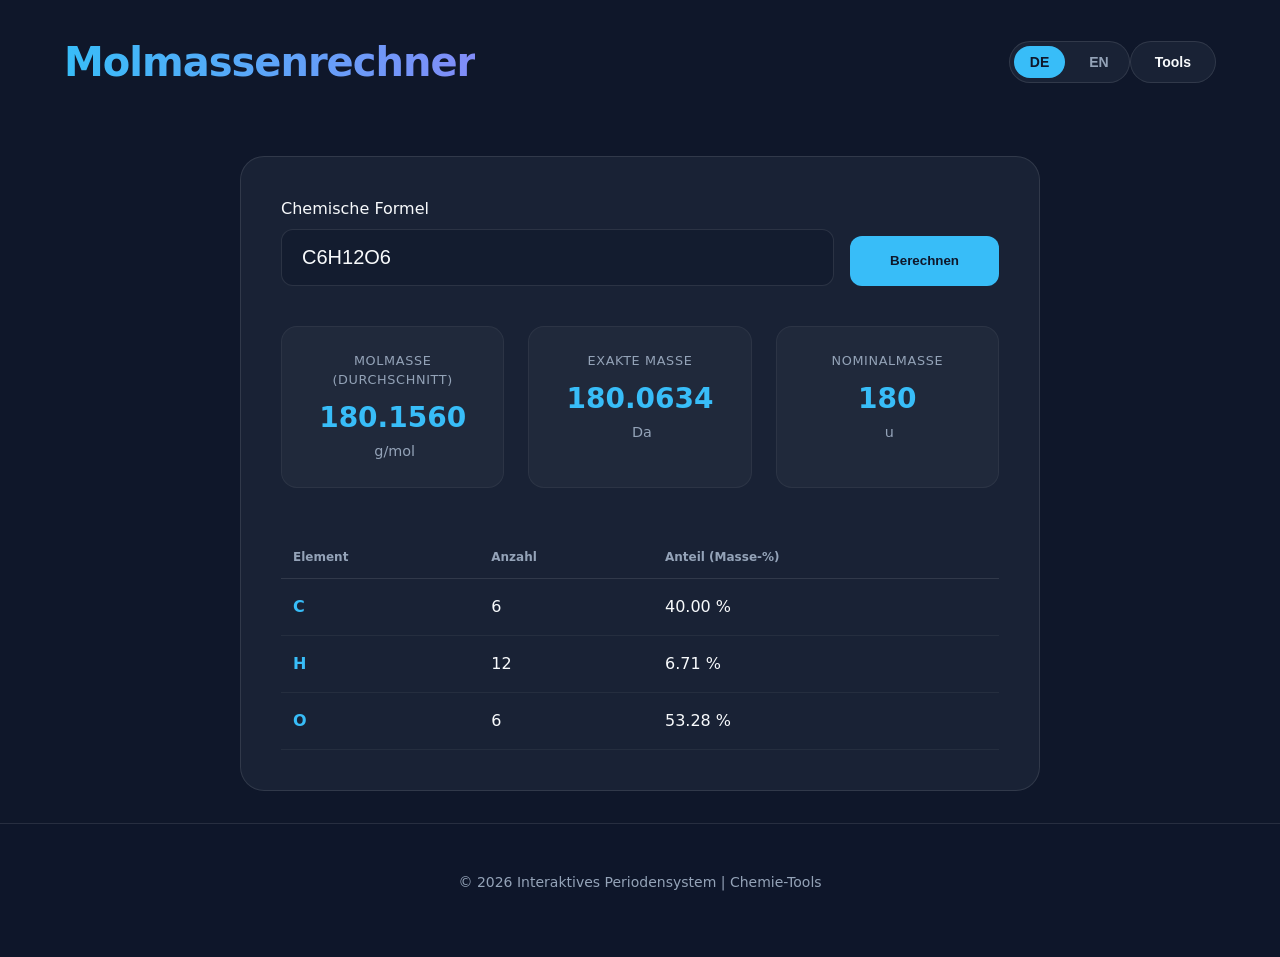
<file: static/molar_mass.html>
<!DOCTYPE html>
<html lang="de">

<head>
    <meta charset="UTF-8">
    <meta name="viewport" content="width=device-width, initial-scale=1.0">
    <title>Molmassenrechner | Chemie-Tools</title>
    <meta name="description"
        content="Berechnen Sie die Molmasse, Exakte Masse und Nominalmasse für chemische Verbindungen.">
    <link rel="stylesheet" href="style.css">
    <style>
        .tool-container {
            max-width: 800px;
            margin: 2rem auto;
            padding: 2.5rem;
            background: var(--card-bg);
            backdrop-filter: blur(var(--glass-blur));
            border-radius: 1.5rem;
            border: 1px solid var(--border-color);
        }

        .input-section {
            display: flex;
            gap: 1rem;
            margin-bottom: 2.5rem;
            align-items: flex-end;
        }

        .input-group {
            display: flex;
            flex-direction: column;
            gap: 0.5rem;
            flex: 1;
        }

        input[type="text"] {
            background: rgba(15, 23, 42, 0.5);
            border: 1px solid var(--border-color);
            color: var(--text-primary);
            padding: 1rem 1.25rem;
            border-radius: 0.75rem;
            font-size: 1.25rem;
            outline: none;
            transition: all 0.2s;
        }

        input[type="text"]:focus {
            border-color: var(--accent-color);
            box-shadow: 0 0 0 4px rgba(56, 189, 248, 0.1);
        }

        #calc-btn {
            background: var(--accent-color);
            color: var(--bg-color);
            border: none;
            padding: 1.1rem 2.5rem;
            border-radius: 0.75rem;
            font-weight: 700;
            cursor: pointer;
            transition: all 0.2s;
        }

        #calc-btn:hover {
            transform: translateY(-2px);
            opacity: 0.95;
        }

        .mass-results {
            display: grid;
            grid-template-columns: repeat(auto-fit, minmax(200px, 1fr));
            gap: 1.5rem;
            margin-top: 1rem;
        }

        .mass-card {
            background: rgba(255, 255, 255, 0.03);
            border: 1px solid rgba(255, 255, 255, 0.05);
            padding: 1.5rem;
            border-radius: 1rem;
            text-align: center;
        }

        .mass-label {
            color: var(--text-secondary);
            font-size: 0.8rem;
            text-transform: uppercase;
            letter-spacing: 0.05em;
            margin-bottom: 0.5rem;
        }

        .mass-value {
            font-size: 1.75rem;
            font-weight: 700;
            color: var(--accent-color);
        }

        .mass-unit {
            font-size: 0.9rem;
            color: var(--text-secondary);
            margin-left: 0.25rem;
        }

        .composition-table {
            margin-top: 3rem;
            width: 100%;
            border-collapse: collapse;
        }

        .composition-table th {
            text-align: left;
            color: var(--text-secondary);
            font-size: 0.75rem;
            padding: 0.75rem;
            border-bottom: 1px solid var(--border-color);
        }

        .composition-table td {
            padding: 1rem 0.75rem;
            border-bottom: 1px solid rgba(255, 255, 255, 0.05);
        }

        .error-msg {
            color: #f87171;
            background: rgba(248, 113, 113, 0.1);
            padding: 1rem;
            border-radius: 0.75rem;
            margin-bottom: 1.5rem;
            display: none;
        }
    </style>
</head>

<body>
    <div id="app">
        <header>
            <div class="header-content">
                <h1>Molmassenrechner</h1>
                <div class="nav-menu">
                    <div class="lang-switcher"
                        style="display: flex; gap: 0.5rem; background: var(--card-bg); padding: 0.25rem; border-radius: 9999px; border: 1px solid var(--border-color); margin-left:1rem;">
                        <button class="lang-btn active" data-lang="de">DE</button>
                        <button class="lang-btn" data-lang="en">EN</button>
                    </div>
                    <div class="dropdown">
                        <button class="dropbtn">Tools</button>
                        <div class="dropdown-content">
                            <a href="molar_mass.html">Molmassenrechner</a>
                            <a href="isotopes.html">Isotopenmuster</a>
                            <a href="index.html">Periodensystem</a>
                        </div>
                    </div>
                </div>
            </div>
        </header>

        <main style="display: block; padding: 0 2rem;">
            <div class="tool-container">
                <div id="error-display" class="error-msg"></div>

                <div class="input-section">
                    <div class="input-group">
                        <label for="formula-input" data-i18n="chemical_formula">Chemische Formel</label>
                        <input type="text" id="formula-input" placeholder="z. B. H2O, C6H12O6, H2SO4" value="C6H12O6">
                    </div>
                    <button id="calc-btn" data-i18n="calculate">Berechnen</button>
                </div>

                <div class="mass-results" id="results-display">
                    <div class="mass-card">
                        <div class="mass-label" data-i18n="molar_mass_avg" title="Summe der Durchschnittsmassen">
                            Molmasse (Durchschnitt)</div>
                        <div class="mass-value" id="val-avg">0.000</div>
                        <span class="mass-unit">g/mol</span>
                    </div>
                    <div class="mass-card">
                        <div class="mass-label" data-i18n="exact_mass"
                            title="Summe der exakten Massen der häufigsten Isotope">Exakte Masse
                        </div>
                        <div class="mass-value" id="val-exact">0.000</div>
                        <span class="mass-unit">Da</span>
                    </div>
                    <div class="mass-card">
                        <div class="mass-label" data-i18n="nominal_mass"
                            title="Summe der ganzzahligen Massen der häufigsten Isotope">
                            Nominalmasse</div>
                        <div class="mass-value" id="val-nominal">0</div>
                        <span class="mass-unit">u</span>
                    </div>
                </div>

                <table class="composition-table" id="comp-table">
                    <thead>
                        <tr>
                            <th data-i18n="element">Element</th>
                            <th data-i18n="amount">Anzahl</th>
                            <th data-i18n="percentage">Anteil (Masse-%)</th>
                        </tr>
                    </thead>
                    <tbody>
                        <!-- Composition rows -->
                    </tbody>
                </table>
            </div>
        </main>

        <footer>
            <p>© 2026 Interaktives Periodensystem | Chemie-Tools</p>
        </footer>
    </div>

    <script src="isotopes_data.js"></script>
    <script src="molar_mass_script.js"></script>
</body>

</html>
</file>
<file: static/style.css>
:root {
    --bg-color: #0f172a;
    --card-bg: rgba(30, 41, 59, 0.7);
    --panel-bg: rgba(15, 23, 42, 0.9);
    --text-primary: #f8fafc;
    --text-secondary: #94a3b8;
    --accent-color: #38bdf8;
    --border-color: rgba(255, 255, 255, 0.1);
    --glass-blur: 12px;
    --transition-speed: 0.3s;
}

* {
    box-sizing: border-box;
    margin: 0;
    padding: 0;
}

body {
    font-family: system-ui, -apple-system, "Segoe UI", Roboto, "Helvetica Neue", Arial, sans-serif;
    background-color: var(--bg-color);
    color: var(--text-primary);
    line-height: 1.5;
    overflow-x: hidden;
}

#app {
    display: flex;
    flex-direction: column;
    min-height: 100vh;
}

header {
    padding: 2rem 4rem;
    background: linear-gradient(180deg, rgba(15, 23, 42, 1) 0%, rgba(15, 23, 42, 0) 100%);
    z-index: 10;
}

.header-content {
    display: flex;
    justify-content: space-between;
    align-items: center;
    max-width: 1600px;
    margin: 0 auto;
    flex-wrap: wrap;
    gap: 1rem;
}

h1 {
    font-size: 2.5rem;
    font-weight: 700;
    letter-spacing: -0.025em;
    background: linear-gradient(to right, #38bdf8, #818cf8);
    -webkit-background-clip: text;
    background-clip: text;
    -webkit-text-fill-color: transparent;
}

.controls {
    display: flex;
    align-items: center;
    gap: 1.5rem;
    flex-wrap: wrap;
}

#element-search {
    background: var(--card-bg);
    border: 1px solid var(--border-color);
    color: var(--text-primary);
    padding: 0.75rem 1.5rem;
    border-radius: 9999px;
    width: 350px;
    font-size: 1rem;
    outline: none;
    transition: all var(--transition-speed);
    backdrop-filter: blur(var(--glass-blur));
}

#element-search:focus {
    border-color: var(--accent-color);
    box-shadow: 0 0 0 4px rgba(56, 189, 248, 0.2);
}

.stats {
    font-size: 0.875rem;
    color: var(--text-secondary);
}

.lang-switcher {
    display: flex;
    gap: 0.5rem;
    background: var(--card-bg);
    padding: 0.25rem;
    border-radius: 9999px;
    border: 1px solid var(--border-color);
}

.lang-btn {
    background: none;
    border: none;
    color: var(--text-secondary);
    padding: 0.5rem 1rem;
    border-radius: 9999px;
    cursor: pointer;
    font-size: 0.875rem;
    font-weight: 600;
    transition: all var(--transition-speed);
}

.lang-btn.active {
    background: var(--accent-color);
    color: var(--bg-color);
}

.lang-btn:hover:not(.active) {
    color: var(--text-primary);
    background: rgba(255, 255, 255, 0.05);
}

.nav-menu {
    display: flex;
    align-items: center;
}

.dropdown {
    position: relative;
    display: inline-block;
}

.dropbtn {
    background: var(--card-bg);
    color: var(--text-primary);
    padding: 0.75rem 1.5rem;
    font-size: 0.875rem;
    font-weight: 600;
    border: 1px solid var(--border-color);
    border-radius: 9999px;
    cursor: pointer;
    transition: all var(--transition-speed);
    backdrop-filter: blur(var(--glass-blur));
}

.dropdown:hover .dropbtn {
    border-color: var(--accent-color);
    background: rgba(255, 255, 255, 0.05);
}

.dropdown-content {
    display: none;
    position: absolute;
    top: calc(100% + 10px);
    right: 0;
    background: var(--panel-bg);
    min-width: 200px;
    box-shadow: 0 10px 30px rgba(0, 0, 0, 0.4);
    border-radius: 1rem;
    border: 1px solid var(--border-color);
    backdrop-filter: blur(var(--glass-blur));
    z-index: 1000;
    overflow: visible;
    /* Changed from hidden to show the bridge */
    padding: 0.5rem;
}

/* Bridge to keep hover active */
.dropdown-content::before {
    content: '';
    position: absolute;
    top: -15px;
    /* Cover the gap + some buffer */
    left: 0;
    right: 0;
    height: 15px;
    background: transparent;
}

.dropdown-content a {
    color: var(--text-primary);
    padding: 0.75rem 1rem;
    text-decoration: none;
    display: block;
    border-radius: 0.5rem;
    font-size: 0.875rem;
    transition: all 0.2s;
}

.dropdown-content a:hover {
    background: var(--accent-color);
    color: var(--bg-color);
}

.dropdown:hover .dropdown-content {
    display: block;
    animation: fadeInDown 0.3s ease;
}

@keyframes fadeInDown {
    from {
        opacity: 0;
        transform: translateY(-10px);
    }

    to {
        opacity: 1;
        transform: translateY(0);
    }
}

main {
    flex: 1;
    position: relative;
    padding: 0 4rem;
    /* Increased side padding */
    display: flex;
    justify-content: flex-start;
    /* Shifted from center to left */
    align-items: flex-start;
}

#ptable-grid {
    display: grid;
    grid-template-columns: repeat(18, 1fr);
    grid-auto-rows: minmax(80px, auto);
    gap: 8px;
    margin: 2.5rem 0;
    /* Removed 'auto' to keep it left-aligned */
    width: 100%;
    max-width: 1400px;
}

.grid-label {
    display: flex;
    justify-content: center;
    align-items: center;
    font-size: 0.8rem;
    color: var(--text-secondary);
    font-weight: 600;
    padding-bottom: 5px;
}

.element-card {
    background: var(--card-bg);
    border: 1px solid var(--border-color);
    border-radius: 8px;
    padding: 10px;
    display: flex;
    flex-direction: column;
    justify-content: space-between;
    transition: all var(--transition-speed) ease;
    cursor: pointer;
    backdrop-filter: blur(var(--glass-blur));
}

.element-card:hover {
    transform: translateY(-5px);
    border-color: var(--accent-color);
    box-shadow: 0 10px 20px rgba(0, 0, 0, 0.3);
    z-index: 10;
}

.element-card .atomic-num {
    font-size: 0.75rem;
    color: var(--text-secondary);
}

.element-card .symbol {
    font-size: 1.5rem;
    font-weight: 700;
    text-align: center;
}

.element-card .name {
    font-size: 0.7rem;
    text-align: center;
    color: var(--text-secondary);
    overflow: hidden;
    text-overflow: ellipsis;
}

.isotope-badge {
    position: absolute;
    top: 5px;
    right: 5px;
    font-size: 0.6rem;
    background: var(--accent-color);
    color: var(--bg-color);
    padding: 1px 4px;
    border-radius: 4px;
    font-weight: 700;
}

/* Colors */
.element-card.type-metall {
    background: rgba(14, 165, 233, 0.2);
    border-color: #38bdf8;
}

.element-card.type-nichtmetall {
    background: rgba(239, 68, 68, 0.2);
    border-color: #f87171;
}

.element-card.type-halbmetall {
    background: rgba(34, 197, 94, 0.2);
    border-color: #4ade80;
}

.element-card.type-metall .symbol {
    color: #7dd3fc;
}

.element-card.type-nichtmetall .symbol {
    color: #fca5a5;
}

.element-card.type-halbmetall .symbol {
    color: #86efac;
}

/* Details Panel */
#details-panel {
    position: fixed;
    top: 2rem;
    right: 2rem;
    bottom: 2rem;
    width: 400px;
    background: var(--panel-bg);
    backdrop-filter: blur(var(--glass-blur));
    border: 1px solid var(--border-color);
    border-radius: 1.5rem;
    z-index: 100;
    padding: 2.5rem;
    box-shadow: -20px 0 50px rgba(0, 0, 0, 0.5);
    transition: transform var(--transition-speed) ease;
    overflow-y: auto;
}

#details-panel.hidden {
    transform: translateX(120%);
}

#close-details {
    position: absolute;
    top: 1rem;
    right: 1.5rem;
    background: none;
    border: none;
    color: var(--text-secondary);
    font-size: 2rem;
    cursor: pointer;
}

.element-header {
    text-align: center;
    margin-bottom: 2.5rem;
}

.atomic-number {
    font-size: 1.5rem;
    font-weight: 300;
    color: var(--text-secondary);
}

.symbol {
    font-size: 5rem;
    font-weight: 700;
    margin: 0.5rem 0;
    color: var(--accent-color);
}

.name {
    font-size: 2rem;
    font-weight: 600;
}

.properties-grid {
    display: grid;
    grid-template-columns: 1fr;
    gap: 1.5rem;
}

.properties-grid-dynamic {
    display: grid;
    grid-template-columns: 1fr 1fr;
    gap: 1rem;
}

.property-section h3 {
    font-size: 1.25rem;
    margin-bottom: 1rem;
    color: var(--accent-color);
    border-bottom: 1px solid rgba(255, 255, 255, 0.1);
    padding-bottom: 0.5rem;
}

.property-item {
    background: rgba(255, 255, 255, 0.03);
    padding: 1rem;
    border-radius: 0.75rem;
    border: 1px solid rgba(255, 255, 255, 0.05);
}

.property-label {
    font-size: 0.75rem;
    letter-spacing: 0.05em;
    color: var(--text-secondary);
    margin-bottom: 0.25rem;
}

.property-value {
    font-size: 1.125rem;
    font-weight: 500;
}

/* NMR Styles */
.nmr-section {
    margin-top: 2rem;
    border-top: 1px solid var(--border-color);
    padding-top: 1.5rem;
}

.nmr-section h3 {
    font-size: 1.25rem;
    margin-bottom: 1rem;
    color: var(--accent-color);
}

.nmr-grid {
    display: grid;
    gap: 1rem;
}

.nmr-isotope-card {
    background: rgba(255, 255, 255, 0.03);
    border: 1px solid rgba(255, 255, 255, 0.1);
    border-radius: 0.75rem;
    padding: 1rem;
}

.nmr-isotope-header {
    font-size: 1.125rem;
    font-weight: 700;
    margin-bottom: 0.75rem;
    border-bottom: 1px solid rgba(255, 255, 255, 0.05);
    padding-bottom: 0.5rem;
    color: var(--accent-color);
}

.nmr-props {
    display: grid;
    grid-template-columns: 1fr 1fr;
    gap: 0.75rem;
}

footer {
    padding: 3rem 2rem;
    text-align: center;
    color: var(--text-secondary);
    font-size: 0.875rem;
    border-top: 1px solid var(--border-color);
    background: rgba(15, 23, 42, 0.5);
}

footer p {
    margin-bottom: 1rem;
}

footer ul {
    list-style: none;
    padding: 0;
    display: inline-flex;
    flex-direction: column;
    gap: 0.5rem;
    text-align: left;
}

footer a {
    color: #f97316;
    text-decoration: none;
    transition: all var(--transition-speed);
    border-bottom: 1px solid transparent;
}

footer a:hover {
    color: #fdba74;
    border-bottom-color: #fdba74;
}

/* Highlight search matches */
.search-highlight .cell {
    stroke: #fbbf24 !important;
    stroke-width: 3 !important;
    filter: drop-shadow(0 0 5px #fbbf24);
}

.dimmed,
.category-dimmed {
    opacity: 0.15;
    filter: grayscale(0.5);
}

.category-highlight .cell {
    stroke: var(--accent-color) !important;
    stroke-width: 3 !important;
    filter: drop-shadow(0 0 8px var(--accent-color));
}
</file>
